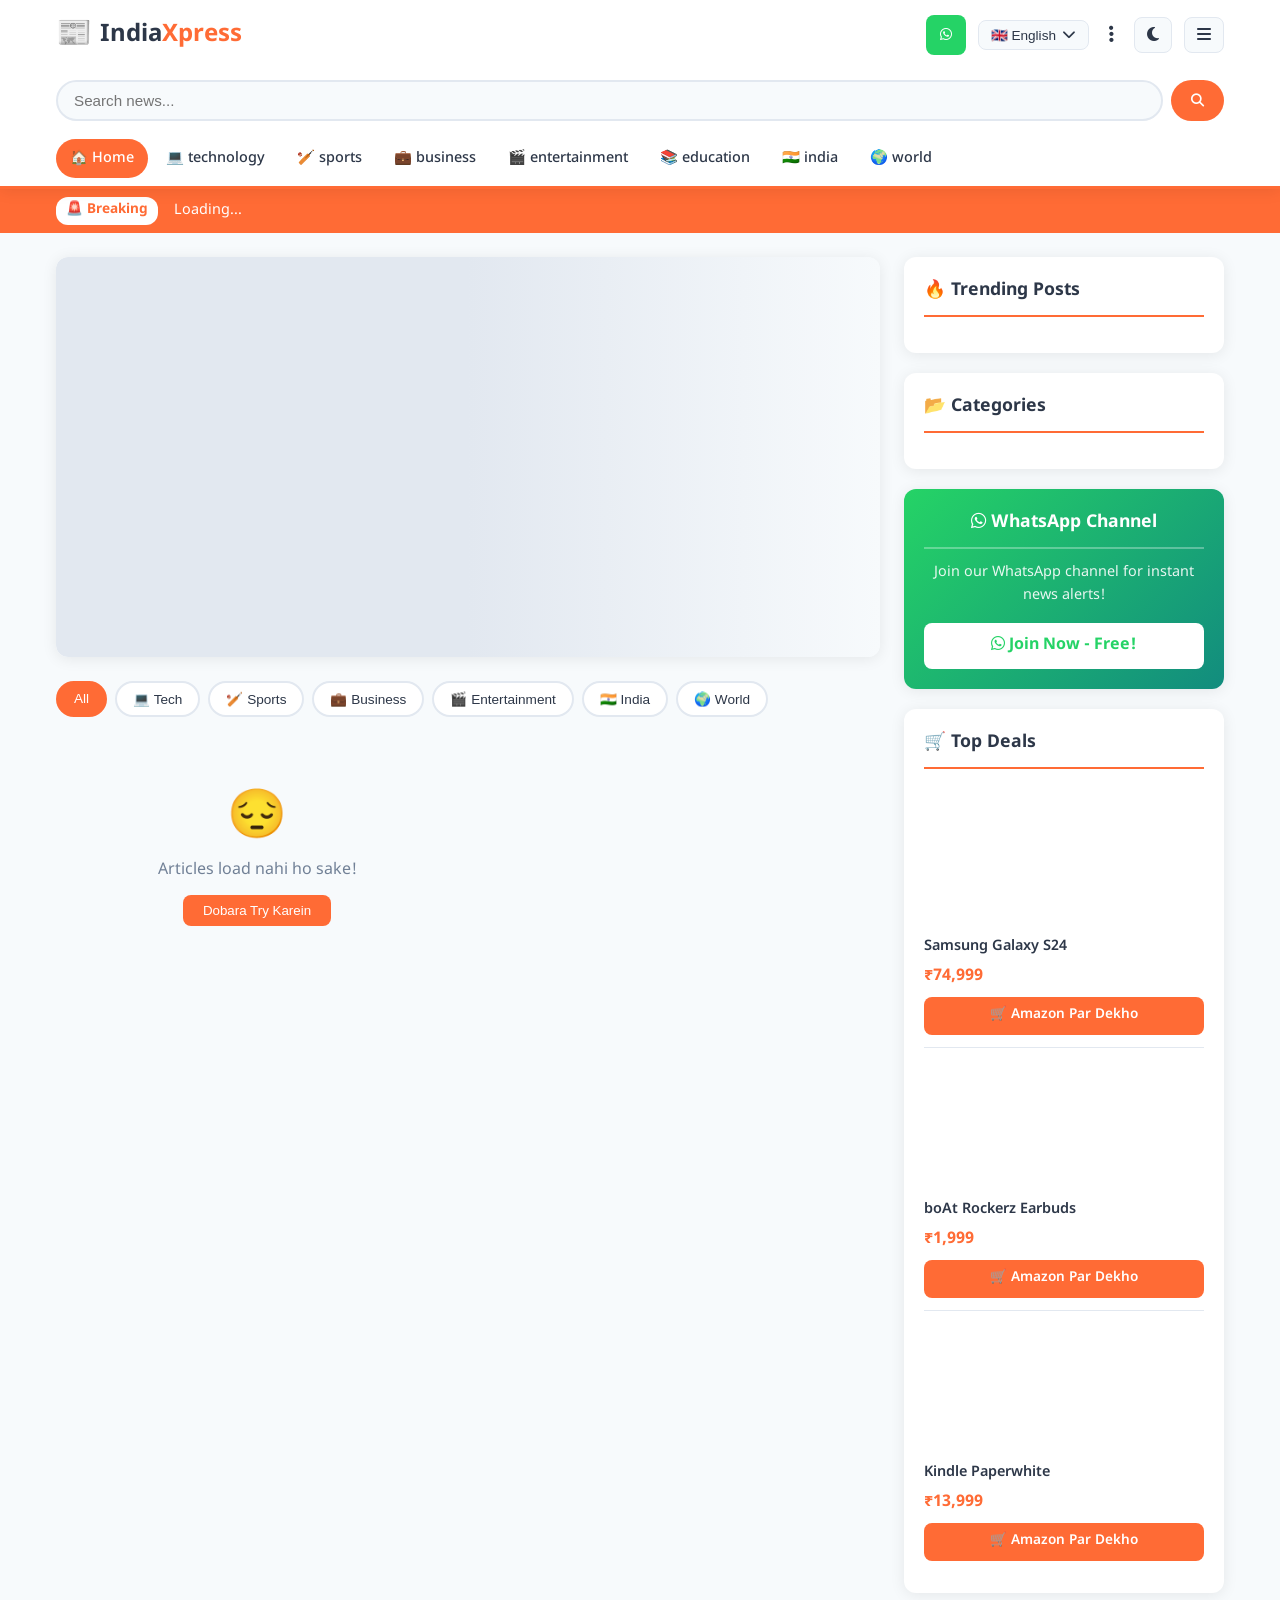
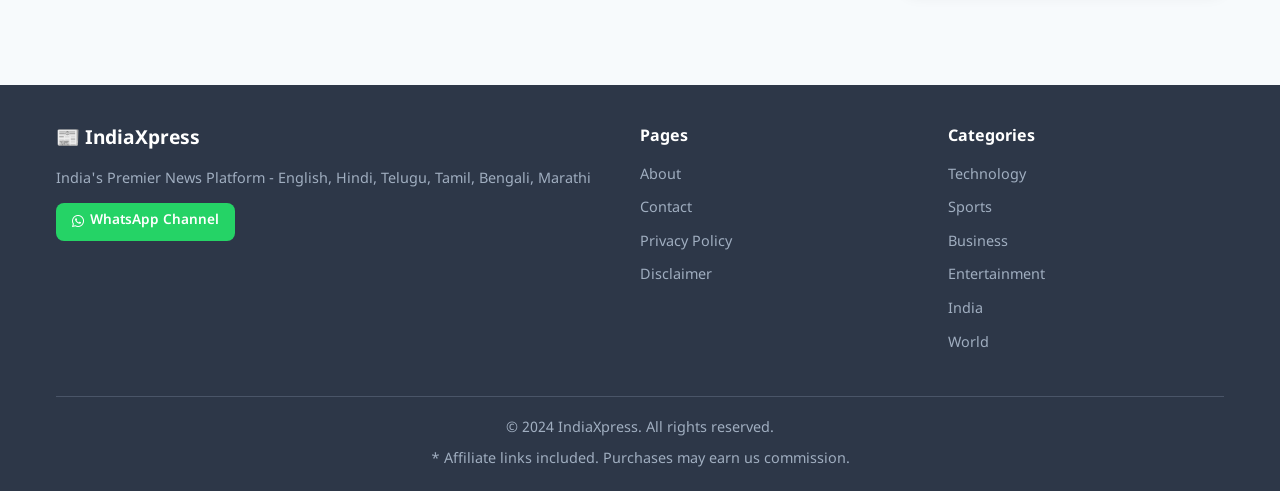
<file: frontend/index.html>
<!DOCTYPE html>
<html lang="en">
<head>
    <meta charset="UTF-8">
    <meta name="viewport" content="width=device-width, initial-scale=1.0">
    <title>IndiaXpress - India's Premier News Platform</title>
    <meta name="google-site-verification" content="EYJZ2W7JCH13tJBwxwck45QngEVJQ4zf8DkeiphyWsE" />
    
    <!-- Google Analytics -->
    <script async src="https://www.googletagmanager.com/gtag/js?id=G-Z5SMMR0WWL"></script>
    <script>
      window.dataLayer = window.dataLayer || [];
      function gtag(){dataLayer.push(arguments);}
      gtag('js', new Date());
      gtag('config', 'G-Z5SMMR0WWL');
    </script>

    <meta name="description" content="Latest News in English, Hindi, Telugu, Tamil, Bengali, Marathi">
    <link rel="stylesheet" href="css/style.css">
    <link rel="preconnect" href="https://fonts.googleapis.com">
    <link href="https://fonts.googleapis.com/css2?family=Noto+Sans:wght@400;500;600;700&family=Noto+Sans+Devanagari:wght@400;600;700&family=Noto+Sans+Telugu:wght@400;600;700&family=Noto+Sans+Tamil:wght@400;600;700&family=Noto+Sans+Bengali:wght@400;600;700&display=swap" rel="stylesheet">
    <link rel="stylesheet" href="https://cdnjs.cloudflare.com/ajax/libs/font-awesome/6.5.0/css/all.min.css">
    <style>
    /* Language Selector */
    .lang-selector {
        position: relative;
        display: inline-block;
    }
    .lang-btn {
        background: var(--bg);
        border: 1px solid var(--border);
        border-radius: 8px;
        padding: 6px 12px;
        cursor: pointer;
        font-size: 0.85rem;
        color: var(--text);
        display: flex;
        align-items: center;
        gap: 6px;
        transition: all 0.3s;
    }
    .lang-btn:hover {
        border-color: var(--primary);
        color: var(--primary);
    }
    .lang-dropdown {
        display: none;
        position: absolute;
        top: 110%;
        right: 0;
        background: var(--bg-card);
        border: 1px solid var(--border);
        border-radius: 12px;
        box-shadow: 0 8px 24px rgba(0,0,0,0.12);
        z-index: 999;
        min-width: 160px;
        overflow: hidden;
    }
    .lang-dropdown.show { display: block; }
    .lang-option {
        padding: 10px 16px;
        cursor: pointer;
        display: flex;
        align-items: center;
        gap: 8px;
        font-size: 0.9rem;
        transition: all 0.2s;
    }
    .lang-option:hover { background: var(--bg); }
    .lang-option.active {
        color: var(--primary);
        font-weight: 600;
        background: rgba(255,107,53,0.08);
    }
    .lang-option small {
        color: var(--text-light);
        font-size: 0.75rem;
        margin-left: auto;
    }
    .whatsapp-btn {
        display: flex;
        align-items: center;
        gap: 6px;
        background: #25d366;
        color: white;
        padding: 6px 12px;
        border-radius: 8px;
        font-size: 0.85rem;
        font-weight: 600;
        text-decoration: none;
        transition: all 0.3s;
    }
    .whatsapp-btn:hover { background: #128c7e; }
    
    /* Settings Menu (3 dots) */
    .settings-container {
        position: relative;
        display: inline-block;
    }
    .settings-btn {
        background: none;
        border: none;
        font-size: 1.2rem;
        cursor: pointer;
        color: var(--text);
        padding: 8px;
        border-radius: 8px;
        transition: all 0.3s;
        display: flex;
        align-items: center;
    }
    .settings-btn:hover {
        background: var(--bg-hover);
        color: var(--primary);
    }
    .settings-menu {
        display: none;
        position: absolute;
        right: 0;
        top: 100%;
        background: var(--bg-card);
        border-radius: 12px;
        box-shadow: 0 8px 24px rgba(0,0,0,0.12);
        min-width: 200px;
        z-index: 1000;
        margin-top: 8px;
        overflow: hidden;
        border: 1px solid var(--border);
    }
    .settings-menu.show {
        display: block;
    }
    .settings-title {
        padding: 12px 16px;
        font-weight: 600;
        border-bottom: 1px solid var(--border);
        color: var(--text);
    }
    .settings-option {
        padding: 12px 16px;
        border-bottom: 1px solid var(--border);
    }
    .settings-option:last-child {
        border-bottom: none;
    }
    .settings-option label {
        display: block;
        font-size: 0.85rem;
        margin-bottom: 8px;
        font-weight: 500;
        color: var(--text-light);
    }
    </style>
</head>
<body>

<!-- Header -->
<header class="header" id="header">
    <div class="container">
        <div class="header-top">
            <div class="logo">
                <a href="index.html">
                    <span class="logo-icon">📰</span>
                    <span class="logo-text">India<span>Xpress</span></span>
                </a>
            </div>
            
            <div class="header-actions">
                <!-- WhatsApp -->
                <a href="https://www.whatsapp.com/channel/0029VbCy92nBadmau8nw0v3j"
                   target="_blank"
                   class="whatsapp-btn"
                   title="Join WhatsApp">
                    <i class="fab fa-whatsapp"></i>
                </a>
                
                <!-- Language Selector -->
                <div class="lang-selector" id="siteLangSelector"></div>
                
                <!-- Settings (3 dots) -->
                <div class="settings-container">
                    <button class="settings-btn" id="settingsBtn" title="Settings">
                        <i class="fas fa-ellipsis-v"></i>
                    </button>
                    <div class="settings-menu" id="settingsMenu">
                        <div class="settings-title">⚙️ Settings</div>
                        <div class="settings-option">
                            <label>🌐 Site Language</label>
                            <div id="settingsLangDropdown"></div>
                        </div>
                    </div>
                </div>
                
                <!-- Theme Toggle -->
                <button class="theme-toggle" id="themeToggle" title="Dark/Light Mode">
                    <i class="fas fa-moon"></i>
                </button>
                
                <!-- Menu Toggle -->
                <button class="menu-toggle" id="menuToggle">
                    <i class="fas fa-bars"></i>
                </button>
            </div>
        </div>

        <!-- Search Bar -->
        <div class="search-bar">
            <input type="text" 
                   id="searchInput" 
                   placeholder="Search news..."
                   data-i18n="search_placeholder">
            <button onclick="searchNews()" title="Search">
                <i class="fas fa-search"></i>
            </button>
        </div>

        <!-- Navigation -->
        <nav class="navbar" id="navbar">
            <ul>
                <li><a href="index.html" class="active">🏠 <span data-i18n="home">Home</span></a></li>
                <li><a href="category.html?cat=technology">💻 <span data-i18n="technology">Technology</span></a></li>
                <li><a href="category.html?cat=sports">🏏 <span data-i18n="sports">Sports</span></a></li>
                <li><a href="category.html?cat=business">💼 <span data-i18n="business">Business</span></a></li>
                <li><a href="category.html?cat=entertainment">🎬 <span data-i18n="entertainment">Entertainment</span></a></li>
                <li><a href="category.html?cat=education">📚 <span data-i18n="education">Education</span></a></li>
                <li><a href="category.html?cat=india">🇮🇳 <span data-i18n="india">India</span></a></li>
                <li><a href="category.html?cat=world">🌍 <span data-i18n="world">World</span></a></li>
            </ul>
        </nav>
    </div>
</header>

<!-- Breaking News -->
<div class="breaking-news">
    <div class="container">
        <span class="breaking-label">
            🚨 <span data-i18n="breaking">Breaking</span>
        </span>
        <div class="ticker-wrap">
            <div class="ticker" id="newsTicker">Loading...</div>
        </div>
    </div>
</div>

<!-- Main Content -->
<main class="main-content">
    <div class="container">
        <div class="content-grid">
            <div class="articles-section">
                <div class="featured-article" id="featuredArticle">
                    <div class="skeleton-loader"></div>
                </div>
                <div class="category-filter">
                    <button class="filter-btn active" onclick="filterByCategory('all', this)">All</button>
                    <button class="filter-btn" onclick="filterByCategory('technology', this)">💻 Tech</button>
                    <button class="filter-btn" onclick="filterByCategory('sports', this)">🏏 Sports</button>
                    <button class="filter-btn" onclick="filterByCategory('business', this)">💼 Business</button>
                    <button class="filter-btn" onclick="filterByCategory('entertainment', this)">🎬 Entertainment</button>
                    <button class="filter-btn" onclick="filterByCategory('india', this)">🇮🇳 India</button>
                    <button class="filter-btn" onclick="filterByCategory('world', this)">🌍 World</button>
                </div>
                <div class="articles-grid" id="articlesGrid"></div>
                <div class="pagination" id="pagination"></div>
            </div>

            <aside class="sidebar">
                <div class="sidebar-widget">
                    <h3 class="widget-title">🔥 <span data-i18n="trending">Trending Posts</span></h3>
                    <div id="trendingPosts"></div>
                </div>
                <div class="sidebar-widget">
                    <h3 class="widget-title">📂 <span data-i18n="categories">Categories</span></h3>
                    <div id="categoriesList"></div>
                </div>

                <!-- WhatsApp Widget -->
                <div class="sidebar-widget" style="background:linear-gradient(135deg,#25d366,#128c7e);color:white;text-align:center">
                    <h3 style="color:white;border-bottom-color:rgba(255,255,255,0.3);margin-bottom:12px" class="widget-title">
                        <i class="fab fa-whatsapp"></i> WhatsApp Channel
                    </h3>
                    <p style="font-size:0.9rem;margin-bottom:16px;opacity:0.9">
                        Join our WhatsApp channel for instant news alerts!
                    </p>
                    <a href="https://www.whatsapp.com/channel/0029VbCy92nBadmau8nw0v3j"
                       target="_blank"
                       style="display:block;background:white;color:#25d366;padding:10px;border-radius:8px;font-weight:700;text-decoration:none">
                        <i class="fab fa-whatsapp"></i> Join Now - Free!
                    </a>
                </div>

                <div class="sidebar-widget affiliate-widget">
                    <h3 class="widget-title">🛒 <span data-i18n="top_deals">Top Deals</span></h3>
                    <div id="topDeals"></div>
                </div>
            </aside>
        </div>
    </div>
</main>

<!-- Footer -->
<footer class="footer">
    <div class="container">
        <div class="footer-grid">
            <div class="footer-about">
                <h3>📰 IndiaXpress</h3>
                <p>India's Premier News Platform - English, Hindi, Telugu, Tamil, Bengali, Marathi</p>
                <a href="https://www.whatsapp.com/channel/0029VbCy92nBadmau8nw0v3j"
                   target="_blank"
                   style="display:inline-flex;align-items:center;gap:6px;background:#25d366;color:white;padding:8px 16px;border-radius:8px;margin-top:12px;font-weight:600;font-size:0.85rem">
                    <i class="fab fa-whatsapp"></i> WhatsApp Channel
                </a>
            </div>
            <div class="footer-links">
                <h4>Pages</h4>
                <ul>
                    <li><a href="about.html" data-i18n="about">About Us</a></li>
                    <li><a href="contact.html" data-i18n="contact">Contact</a></li>
                    <li><a href="privacy.html" data-i18n="privacy">Privacy Policy</a></li>
                    <li><a href="disclaimer.html" data-i18n="disclaimer">Disclaimer</a></li>
                </ul>
            </div>
            <div class="footer-categories">
                <h4>Categories</h4>
                <ul>
                    <li><a href="category.html?cat=technology">Technology</a></li>
                    <li><a href="category.html?cat=sports">Sports</a></li>
                    <li><a href="category.html?cat=business">Business</a></li>
                    <li><a href="category.html?cat=entertainment">Entertainment</a></li>
                    <li><a href="category.html?cat=india">India</a></li>
                    <li><a href="category.html?cat=world">World</a></li>
                </ul>
            </div>
        </div>
        <div class="footer-bottom">
            <p>© 2024 IndiaXpress. All rights reserved.</p>
            <p class="affiliate-disclaimer">
                * Affiliate links included. Purchases may earn us commission.
            </p>
        </div>
    </div>
</footer>

<script src="js/config.js"></script>
<script src="js/main.js"></script>
<script>
// Init language selector for header
document.addEventListener('DOMContentLoaded', () => {
    const siteLangEl = document.getElementById('siteLangSelector');
    if (siteLangEl && typeof createLanguageSelector === 'function') {
        siteLangEl.innerHTML = createLanguageSelector('site');
    }
    
    // Settings Menu Toggle
    const settingsBtn = document.getElementById('settingsBtn');
    const settingsMenu = document.getElementById('settingsMenu');
    if (settingsBtn && settingsMenu) {
        settingsBtn.addEventListener('click', (e) => {
            e.stopPropagation();
            settingsMenu.classList.toggle('show');
        });
        document.addEventListener('click', (e) => {
            if (!settingsBtn.contains(e.target) && !settingsMenu.contains(e.target)) {
                settingsMenu.classList.remove('show');
            }
        });
    }
    
    // Settings Language Dropdown (reuse same language selector)
    const settingsLangDropdown = document.getElementById('settingsLangDropdown');
    if (settingsLangDropdown && typeof createLanguageSelector === 'function') {
        settingsLangDropdown.innerHTML = createLanguageSelector('site');
    }
});
</script>
</body>
</html>
</file>
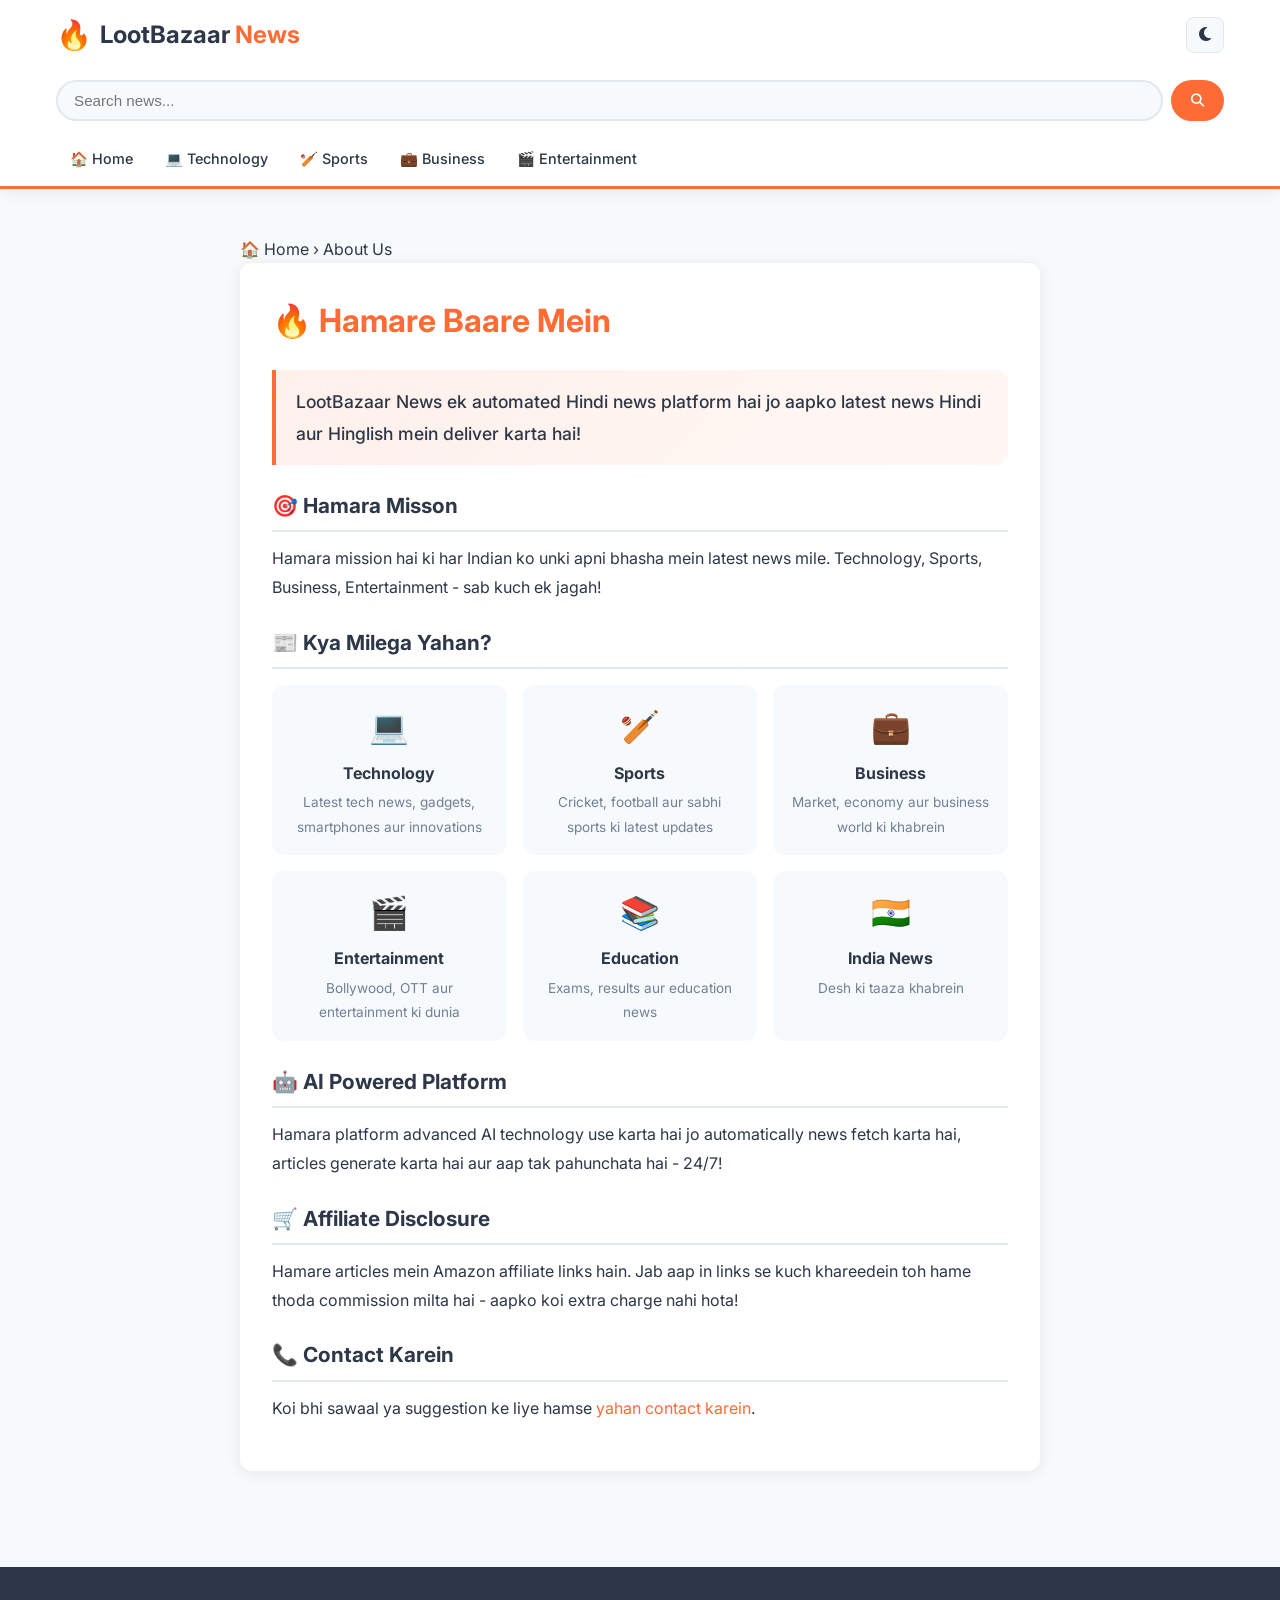
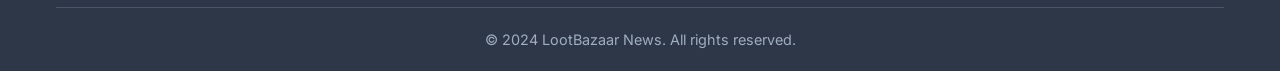
<file: frontend/about.html>
<!DOCTYPE html>
<html lang="hi">
<head>
    <meta charset="UTF-8">
    <meta name="viewport" content="width=device-width, initial-scale=1.0">
    <title>About Us - LootBazaar News</title>
    <link rel="stylesheet" href="css/style.css">
    <link href="https://fonts.googleapis.com/css2?family=Noto+Sans+Devanagari:wght@400;600;700&family=Inter:wght@400;500;600;700&display=swap" rel="stylesheet">
    <link rel="stylesheet" href="https://cdnjs.cloudflare.com/ajax/libs/font-awesome/6.5.0/css/all.min.css">
</head>
<body>
<header class="header">
    <div class="container">
        <div class="header-top">
            <div class="logo">
                <a href="index.html">
                    <span class="logo-icon">🔥</span>
                    <span class="logo-text">LootBazaar <span>News</span></span>
                </a>
            </div>
            <div class="header-actions">
                <button class="theme-toggle" id="themeToggle">
                    <i class="fas fa-moon"></i>
                </button>
            </div>
        </div>
        <div class="search-bar">
            <input type="text" id="searchInput" placeholder="News search karein...">
            <button onclick="searchNews()"><i class="fas fa-search"></i></button>
        </div>
        <nav class="navbar" id="navbar">
            <ul>
                <li><a href="index.html">🏠 Home</a></li>
                <li><a href="category.html?cat=technology">💻 Technology</a></li>
                <li><a href="category.html?cat=sports">🏏 Sports</a></li>
                <li><a href="category.html?cat=business">💼 Business</a></li>
                <li><a href="category.html?cat=entertainment">🎬 Entertainment</a></li>
            </ul>
        </nav>
    </div>
</header>

<main class="main-content">
    <div class="container">
        <div class="static-page">
            <div class="breadcrumb">
                <a href="index.html">🏠 Home</a>
                <span>›</span>
                <span>About Us</span>
            </div>

            <div class="static-content">
                <h1>🔥 Hamare Baare Mein</h1>

                <div class="about-hero">
                    <p class="lead">
                        LootBazaar News ek automated Hindi news platform hai 
                        jo aapko latest news Hindi aur Hinglish mein deliver 
                        karta hai!
                    </p>
                </div>

                <h2>🎯 Hamara Misson</h2>
                <p>
                    Hamara mission hai ki har Indian ko unki apni bhasha mein 
                    latest news mile. Technology, Sports, Business, 
                    Entertainment - sab kuch ek jagah!
                </p>

                <h2>📰 Kya Milega Yahan?</h2>
                <div class="features-grid">
                    <div class="feature-card">
                        <span>💻</span>
                        <h3>Technology</h3>
                        <p>Latest tech news, gadgets, smartphones aur innovations</p>
                    </div>
                    <div class="feature-card">
                        <span>🏏</span>
                        <h3>Sports</h3>
                        <p>Cricket, football aur sabhi sports ki latest updates</p>
                    </div>
                    <div class="feature-card">
                        <span>💼</span>
                        <h3>Business</h3>
                        <p>Market, economy aur business world ki khabrein</p>
                    </div>
                    <div class="feature-card">
                        <span>🎬</span>
                        <h3>Entertainment</h3>
                        <p>Bollywood, OTT aur entertainment ki dunia</p>
                    </div>
                    <div class="feature-card">
                        <span>📚</span>
                        <h3>Education</h3>
                        <p>Exams, results aur education news</p>
                    </div>
                    <div class="feature-card">
                        <span>🇮🇳</span>
                        <h3>India News</h3>
                        <p>Desh ki taaza khabrein</p>
                    </div>
                </div>

                <h2>🤖 AI Powered Platform</h2>
                <p>
                    Hamara platform advanced AI technology use karta hai 
                    jo automatically news fetch karta hai, articles generate 
                    karta hai aur aap tak pahunchata hai - 24/7!
                </p>

                <h2>🛒 Affiliate Disclosure</h2>
                <p>
                    Hamare articles mein Amazon affiliate links hain. 
                    Jab aap in links se kuch khareedein toh hame thoda 
                    commission milta hai - aapko koi extra charge nahi hota!
                </p>

                <h2>📞 Contact Karein</h2>
                <p>
                    Koi bhi sawaal ya suggestion ke liye hamse 
                    <a href="contact.html">yahan contact karein</a>.
                </p>
            </div>
        </div>
    </div>
</main>

<footer class="footer">
    <div class="container">
        <div class="footer-bottom">
            <p>© 2024 LootBazaar News. All rights reserved.</p>
        </div>
    </div>
</footer>

<style>
.static-page { max-width: 800px; margin: 0 auto; padding: 24px 0; }
.static-content { background: var(--bg-card); border-radius: 12px; padding: 32px; box-shadow: var(--shadow); }
.static-content h1 { font-size: 2rem; margin-bottom: 24px; color: var(--primary); }
.static-content h2 { font-size: 1.3rem; margin: 24px 0 12px; color: var(--text); border-bottom: 2px solid var(--border); padding-bottom: 8px; }
.static-content p { margin-bottom: 16px; line-height: 1.8; }
.static-content a { color: var(--primary); }
.lead { font-size: 1.1rem; font-weight: 500; background: linear-gradient(135deg, rgba(255,107,53,0.1), rgba(255,107,53,0.05)); border-left: 4px solid var(--primary); padding: 16px 20px; border-radius: 0 12px 12px 0; margin-bottom: 24px; }
.features-grid { display: grid; grid-template-columns: repeat(3, 1fr); gap: 16px; margin: 16px 0; }
.feature-card { background: var(--bg); border-radius: 12px; padding: 16px; text-align: center; }
.feature-card span { font-size: 2rem; }
.feature-card h3 { margin: 8px 0 4px; font-size: 1rem; }
.feature-card p { font-size: 0.85rem; color: var(--text-light); margin: 0; }
@media(max-width:768px) { .features-grid { grid-template-columns: repeat(2,1fr); } }
</style>

<script src="js/config.js"></script>
<script>
function searchNews() {
    const q = document.getElementById('searchInput')?.value?.trim();
    if (q) window.location.href = `search.html?q=${encodeURIComponent(q)}`;
}
document.addEventListener('DOMContentLoaded', () => { initTheme(); initMenu(); });
</script>
</body>
</html>
</file>
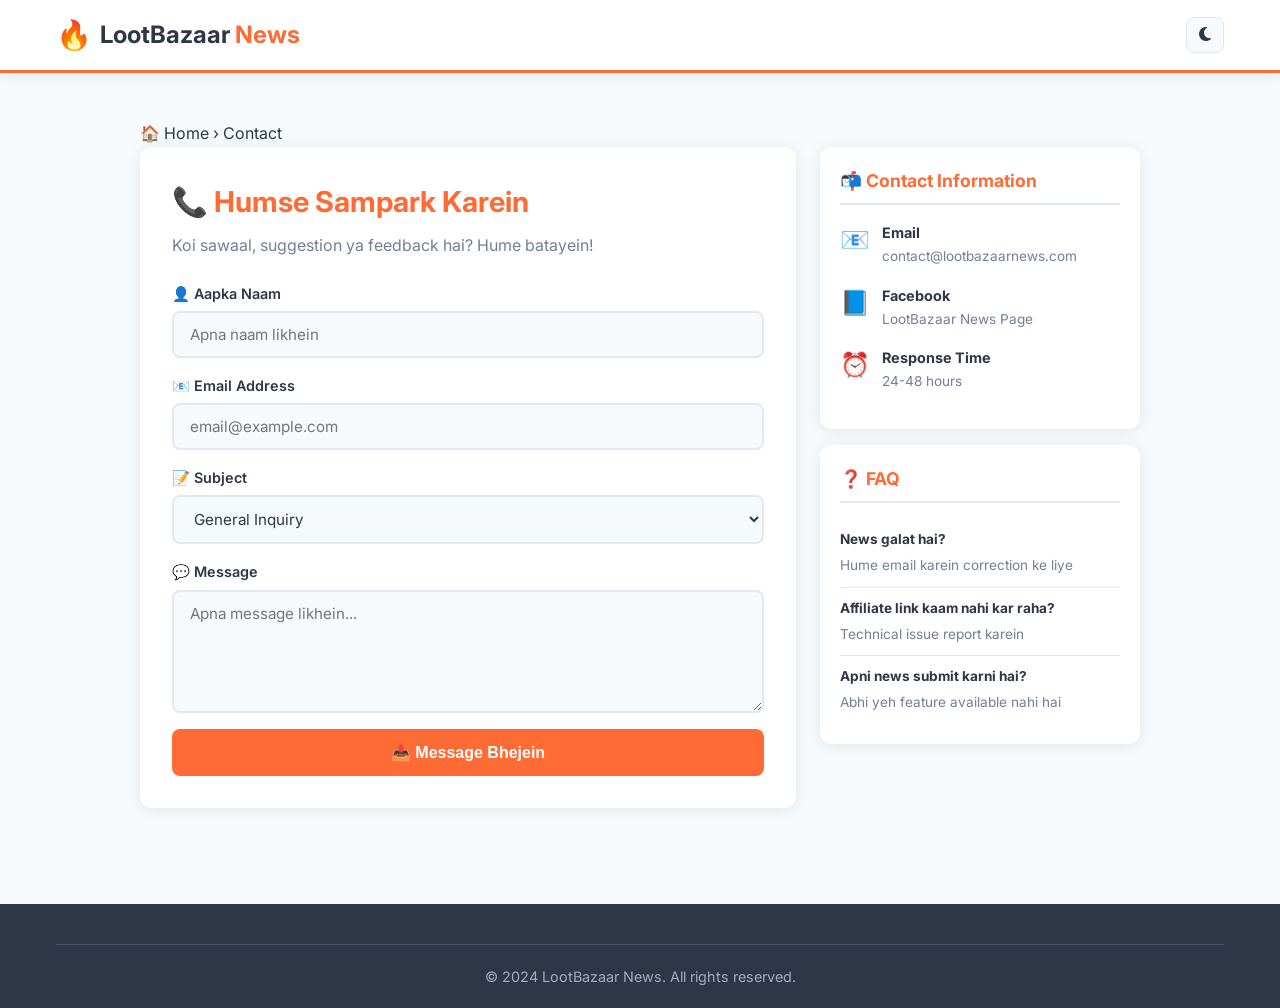
<file: frontend/contact.html>
<!DOCTYPE html>
<html lang="hi">
<head>
    <meta charset="UTF-8">
    <meta name="viewport" content="width=device-width, initial-scale=1.0">
    <title>Contact - LootBazaar News</title>
    <link rel="stylesheet" href="css/style.css">
    <link href="https://fonts.googleapis.com/css2?family=Noto+Sans+Devanagari:wght@400;600;700&family=Inter:wght@400;500;600;700&display=swap" rel="stylesheet">
    <link rel="stylesheet" href="https://cdnjs.cloudflare.com/ajax/libs/font-awesome/6.5.0/css/all.min.css">
</head>
<body>

<header class="header">
    <div class="container">
        <div class="header-top">
            <div class="logo">
                <a href="index.html">
                    <span class="logo-icon">🔥</span>
                    <span class="logo-text">LootBazaar <span>News</span></span>
                </a>
            </div>
            <div class="header-actions">
                <button class="theme-toggle" id="themeToggle">
                    <i class="fas fa-moon"></i>
                </button>
            </div>
        </div>
    </div>
</header>

<main class="main-content">
    <div class="container">
        <div class="static-page">
            <div class="breadcrumb">
                <a href="index.html">🏠 Home</a>
                <span>›</span>
                <span>Contact</span>
            </div>

            <div class="contact-grid">

                <!-- Contact Form -->
                <div class="static-content">
                    <h1>📞 Humse Sampark Karein</h1>
                    <p>
                        Koi sawaal, suggestion ya feedback hai? 
                        Hume batayein!
                    </p>

                    <div class="contact-form">
                        <div class="form-group">
                            <label>👤 Aapka Naam</label>
                            <input type="text" 
                                   id="contactName"
                                   placeholder="Apna naam likhein">
                        </div>
                        <div class="form-group">
                            <label>📧 Email Address</label>
                            <input type="email" 
                                   id="contactEmail"
                                   placeholder="email@example.com">
                        </div>
                        <div class="form-group">
                            <label>📝 Subject</label>
                            <select id="contactSubject">
                                <option>General Inquiry</option>
                                <option>News Correction</option>
                                <option>Affiliate Issue</option>
                                <option>Technical Problem</option>
                                <option>Other</option>
                            </select>
                        </div>
                        <div class="form-group">
                            <label>💬 Message</label>
                            <textarea id="contactMessage"
                                      placeholder="Apna message likhein..."
                                      rows="5"></textarea>
                        </div>
                        <button class="submit-btn" onclick="submitForm()">
                            📤 Message Bhejein
                        </button>
                    </div>
                </div>

                <!-- Contact Info -->
                <div class="contact-info">
                    <div class="info-card">
                        <h3>📬 Contact Information</h3>
                        <div class="info-item">
                            <span class="info-icon">📧</span>
                            <div>
                                <strong>Email</strong>
                                <p>contact@lootbazaarnews.com</p>
                            </div>
                        </div>
                        <div class="info-item">
                            <span class="info-icon">📘</span>
                            <div>
                                <strong>Facebook</strong>
                                <p>LootBazaar News Page</p>
                            </div>
                        </div>
                        <div class="info-item">
                            <span class="info-icon">⏰</span>
                            <div>
                                <strong>Response Time</strong>
                                <p>24-48 hours</p>
                            </div>
                        </div>
                    </div>

                    <div class="info-card">
                        <h3>❓ FAQ</h3>
                        <div class="faq-mini">
                            <p><strong>News galat hai?</strong></p>
                            <p>Hume email karein correction ke liye</p>
                        </div>
                        <div class="faq-mini">
                            <p><strong>Affiliate link kaam nahi kar raha?</strong></p>
                            <p>Technical issue report karein</p>
                        </div>
                        <div class="faq-mini">
                            <p><strong>Apni news submit karni hai?</strong></p>
                            <p>Abhi yeh feature available nahi hai</p>
                        </div>
                    </div>
                </div>
            </div>
        </div>
    </div>
</main>

<footer class="footer">
    <div class="container">
        <div class="footer-bottom">
            <p>© 2024 LootBazaar News. All rights reserved.</p>
        </div>
    </div>
</footer>

<style>
.static-page { max-width: 1000px; margin: 0 auto; padding: 24px 0; }
.contact-grid { display: grid; grid-template-columns: 1fr 320px; gap: 24px; }
.static-content { background: var(--bg-card); border-radius: 12px; padding: 32px; box-shadow: var(--shadow); }
.static-content h1 { font-size: 1.8rem; margin-bottom: 8px; color: var(--primary); }
.static-content p { color: var(--text-light); margin-bottom: 24px; }
.contact-form { display: flex; flex-direction: column; gap: 16px; }
.form-group { display: flex; flex-direction: column; gap: 6px; }
.form-group label { font-weight: 600; font-size: 0.9rem; }
.form-group input,
.form-group select,
.form-group textarea {
    padding: 12px 16px;
    border: 2px solid var(--border);
    border-radius: 8px;
    background: var(--bg);
    color: var(--text);
    font-size: 0.95rem;
    outline: none;
    transition: all 0.3s;
    font-family: inherit;
}
.form-group input:focus,
.form-group select:focus,
.form-group textarea:focus { border-color: var(--primary); }
.form-group textarea { resize: vertical; }
.submit-btn {
    background: var(--primary);
    color: white;
    border: none;
    border-radius: 8px;
    padding: 14px;
    font-size: 1rem;
    font-weight: 600;
    cursor: pointer;
    transition: all 0.3s;
}
.submit-btn:hover { background: var(--primary-dark); }
.contact-info { display: flex; flex-direction: column; gap: 16px; }
.info-card { background: var(--bg-card); border-radius: 12px; padding: 20px; box-shadow: var(--shadow); }
.info-card h3 { font-size: 1.1rem; margin-bottom: 16px; color: var(--primary); border-bottom: 2px solid var(--border); padding-bottom: 8px; }
.info-item { display: flex; gap: 12px; margin-bottom: 16px; }
.info-icon { font-size: 1.5rem; }
.info-item strong { display: block; font-size: 0.9rem; margin-bottom: 2px; }
.info-item p { font-size: 0.85rem; color: var(--text-light); margin: 0; }
.faq-mini { padding: 10px 0; border-bottom: 1px solid var(--border); }
.faq-mini:last-child { border: none; }
.faq-mini p { margin: 0; font-size: 0.85rem; }
.faq-mini p:last-child { color: var(--text-light); margin-top: 4px; }
@media(max-width:768px) { .contact-grid { grid-template-columns: 1fr; } }
</style>

<script src="js/config.js"></script>
<script>
function submitForm() {
    const name = document.getElementById('contactName').value.trim();
    const email = document.getElementById('contactEmail').value.trim();
    const message = document.getElementById('contactMessage').value.trim();

    if (!name || !email || !message) {
        showToast('Sabhi fields fill karein!', 'error');
        return;
    }

    if (!email.includes('@')) {
        showToast('Valid email likhein!', 'error');
        return;
    }

    // Show success
    showToast('Message send ho gaya! 24 hours mein reply milega.', 'success');

    // Clear form
    document.getElementById('contactName').value = '';
    document.getElementById('contactEmail').value = '';
    document.getElementById('contactMessage').value = '';
}

function searchNews() {
    const q = document.getElementById('searchInput')?.value?.trim();
    if (q) window.location.href = `search.html?q=${encodeURIComponent(q)}`;
}

document.addEventListener('DOMContentLoaded', () => {
    initTheme();
    initMenu();
});
</script>
</body>
</html>
</file>
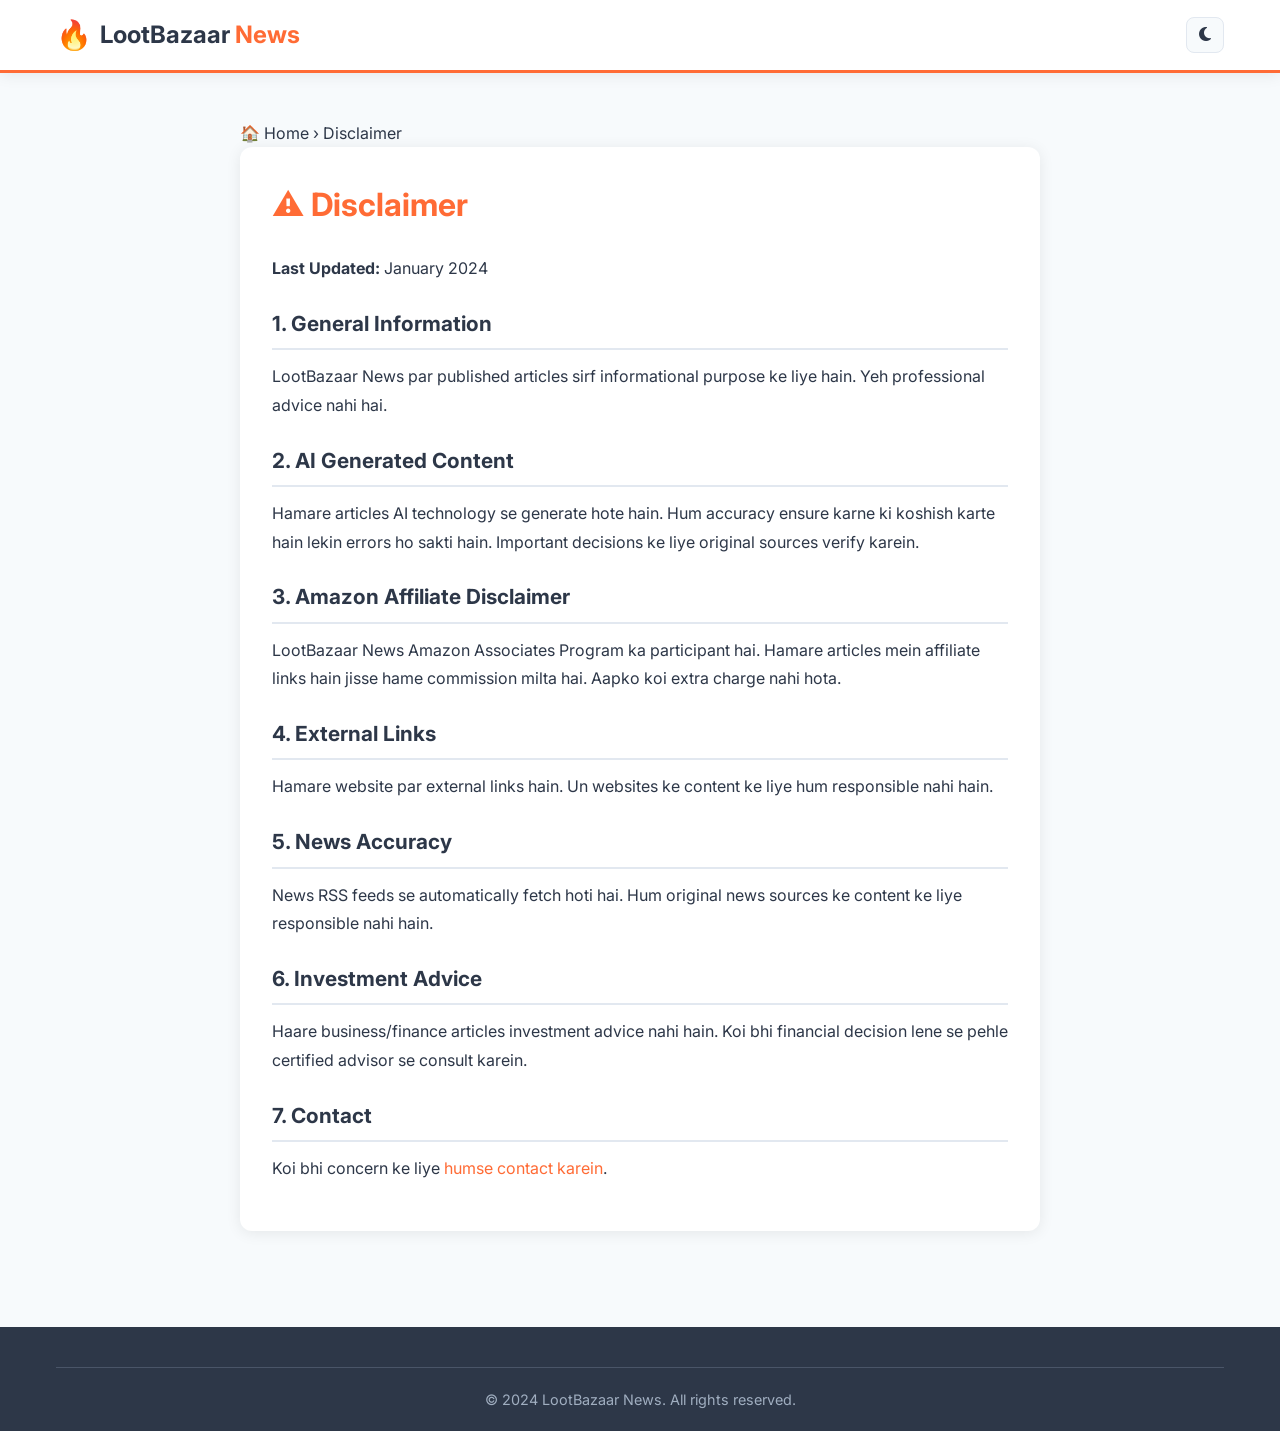
<file: frontend/disclaimer.html>
<!DOCTYPE html>
<html lang="hi">
<head>
    <meta charset="UTF-8">
    <meta name="viewport" content="width=device-width, initial-scale=1.0">
    <title>Disclaimer - LootBazaar News</title>
    <link rel="stylesheet" href="css/style.css">
    <link href="https://fonts.googleapis.com/css2?family=Inter:wght@400;500;600;700&display=swap" rel="stylesheet">
    <link rel="stylesheet" href="https://cdnjs.cloudflare.com/ajax/libs/font-awesome/6.5.0/css/all.min.css">
</head>
<body>
<header class="header">
    <div class="container">
        <div class="header-top">
            <div class="logo">
                <a href="index.html">
                    <span class="logo-icon">🔥</span>
                    <span class="logo-text">LootBazaar <span>News</span></span>
                </a>
            </div>
            <div class="header-actions">
                <button class="theme-toggle" id="themeToggle">
                    <i class="fas fa-moon"></i>
                </button>
            </div>
        </div>
    </div>
</header>

<main class="main-content">
    <div class="container">
        <div class="static-page">
            <div class="breadcrumb">
                <a href="index.html">🏠 Home</a>
                <span>›</span>
                <span>Disclaimer</span>
            </div>
            <div class="static-content">
                <h1>⚠️ Disclaimer</h1>
                <p><strong>Last Updated:</strong> January 2024</p>

                <h2>1. General Information</h2>
                <p>
                    LootBazaar News par published articles 
                    sirf informational purpose ke liye hain. 
                    Yeh professional advice nahi hai.
                </p>

                <h2>2. AI Generated Content</h2>
                <p>
                    Hamare articles AI technology se generate hote hain. 
                    Hum accuracy ensure karne ki koshish karte hain 
                    lekin errors ho sakti hain. 
                    Important decisions ke liye original sources verify karein.
                </p>

                <h2>3. Amazon Affiliate Disclaimer</h2>
                <p>
                    LootBazaar News Amazon Associates Program ka 
                    participant hai. Hamare articles mein affiliate links 
                    hain jisse hame commission milta hai. 
                    Aapko koi extra charge nahi hota.
                </p>

                <h2>4. External Links</h2>
                <p>
                    Hamare website par external links hain. 
                    Un websites ke content ke liye hum responsible 
                    nahi hain.
                </p>

                <h2>5. News Accuracy</h2>
                <p>
                    News RSS feeds se automatically fetch hoti hai. 
                    Hum original news sources ke content ke liye 
                    responsible nahi hain.
                </p>

                <h2>6. Investment Advice</h2>
                <p>
                    Haare business/finance articles investment advice 
                    nahi hain. Koi bhi financial decision lene se pehle 
                    certified advisor se consult karein.
                </p>

                <h2>7. Contact</h2>
                <p>
                    Koi bhi concern ke liye 
                    <a href="contact.html">humse contact karein</a>.
                </p>
            </div>
        </div>
    </div>
</main>

<footer class="footer">
    <div class="container">
        <div class="footer-bottom">
            <p>© 2024 LootBazaar News. All rights reserved.</p>
        </div>
    </div>
</footer>

<style>
.static-page { max-width: 800px; margin: 0 auto; padding: 24px 0; }
.static-content { background: var(--bg-card); border-radius: 12px; padding: 32px; box-shadow: var(--shadow); }
.static-content h1 { font-size: 2rem; margin-bottom: 24px; color: var(--primary); }
.static-content h2 { font-size: 1.3rem; margin: 24px 0 12px; border-bottom: 2px solid var(--border); padding-bottom: 8px; }
.static-content p { margin-bottom: 16px; line-height: 1.8; }
.static-content a { color: var(--primary); }
</style>

<script src="js/config.js"></script>
<script>
document.addEventListener('DOMContentLoaded', () => { initTheme(); });
</script>
</body>
</html>
</file>
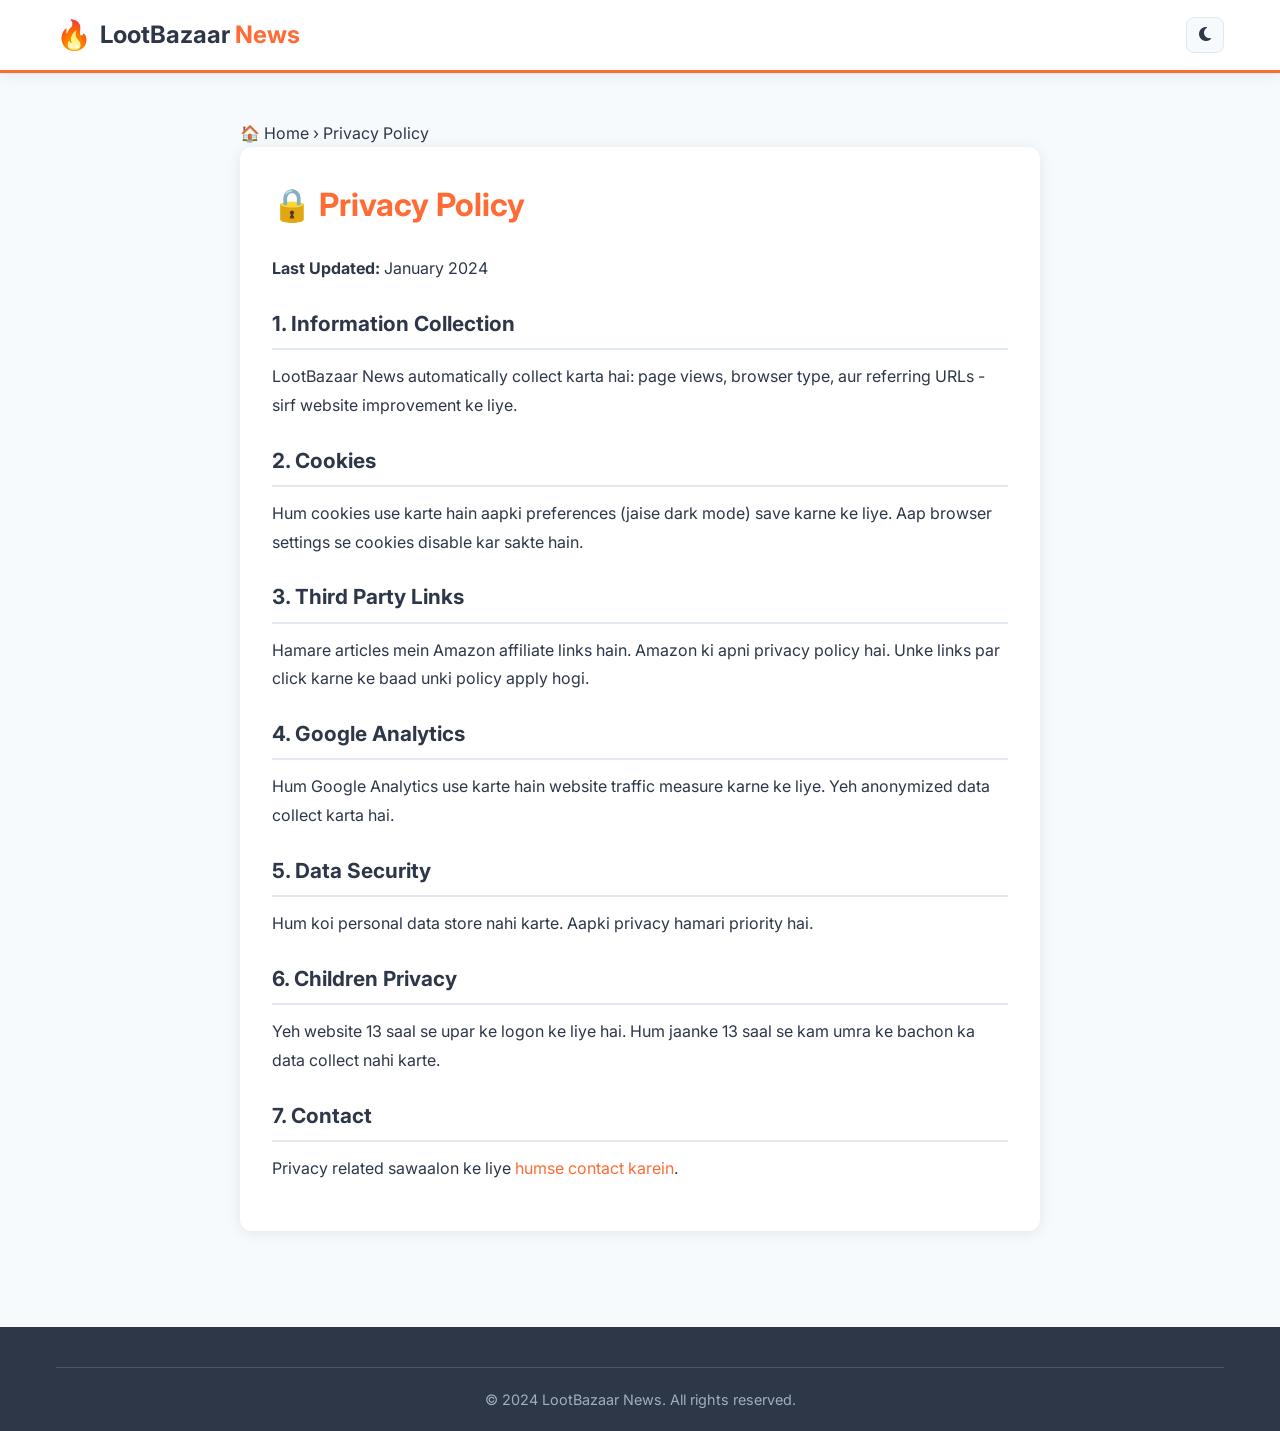
<file: frontend/privacy.html>
<!DOCTYPE html>
<html lang="hi">
<head>
    <meta charset="UTF-8">
    <meta name="viewport" content="width=device-width, initial-scale=1.0">
    <title>Privacy Policy - LootBazaar News</title>
    <link rel="stylesheet" href="css/style.css">
    <link href="https://fonts.googleapis.com/css2?family=Inter:wght@400;500;600;700&display=swap" rel="stylesheet">
    <link rel="stylesheet" href="https://cdnjs.cloudflare.com/ajax/libs/font-awesome/6.5.0/css/all.min.css">
</head>
<body>
<header class="header">
    <div class="container">
        <div class="header-top">
            <div class="logo">
                <a href="index.html">
                    <span class="logo-icon">🔥</span>
                    <span class="logo-text">LootBazaar <span>News</span></span>
                </a>
            </div>
            <div class="header-actions">
                <button class="theme-toggle" id="themeToggle">
                    <i class="fas fa-moon"></i>
                </button>
            </div>
        </div>
    </div>
</header>

<main class="main-content">
    <div class="container">
        <div class="static-page">
            <div class="breadcrumb">
                <a href="index.html">🏠 Home</a>
                <span>›</span>
                <span>Privacy Policy</span>
            </div>
            <div class="static-content">
                <h1>🔒 Privacy Policy</h1>
                <p><strong>Last Updated:</strong> January 2024</p>

                <h2>1. Information Collection</h2>
                <p>
                    LootBazaar News automatically collect karta hai:
                    page views, browser type, aur referring URLs - 
                    sirf website improvement ke liye.
                </p>

                <h2>2. Cookies</h2>
                <p>
                    Hum cookies use karte hain aapki preferences 
                    (jaise dark mode) save karne ke liye. 
                    Aap browser settings se cookies disable kar sakte hain.
                </p>

                <h2>3. Third Party Links</h2>
                <p>
                    Hamare articles mein Amazon affiliate links hain. 
                    Amazon ki apni privacy policy hai. 
                    Unke links par click karne ke baad unki 
                    policy apply hogi.
                </p>

                <h2>4. Google Analytics</h2>
                <p>
                    Hum Google Analytics use karte hain website traffic 
                    measure karne ke liye. Yeh anonymized data collect 
                    karta hai.
                </p>

                <h2>5. Data Security</h2>
                <p>
                    Hum koi personal data store nahi karte. 
                    Aapki privacy hamari priority hai.
                </p>

                <h2>6. Children Privacy</h2>
                <p>
                    Yeh website 13 saal se upar ke logon ke liye hai. 
                    Hum jaanke 13 saal se kam umra ke bachon ka 
                    data collect nahi karte.
                </p>

                <h2>7. Contact</h2>
                <p>
                    Privacy related sawaalon ke liye 
                    <a href="contact.html">humse contact karein</a>.
                </p>
            </div>
        </div>
    </div>
</main>

<footer class="footer">
    <div class="container">
        <div class="footer-bottom">
            <p>© 2024 LootBazaar News. All rights reserved.</p>
        </div>
    </div>
</footer>

<style>
.static-page { max-width: 800px; margin: 0 auto; padding: 24px 0; }
.static-content { background: var(--bg-card); border-radius: 12px; padding: 32px; box-shadow: var(--shadow); }
.static-content h1 { font-size: 2rem; margin-bottom: 24px; color: var(--primary); }
.static-content h2 { font-size: 1.3rem; margin: 24px 0 12px; border-bottom: 2px solid var(--border); padding-bottom: 8px; }
.static-content p { margin-bottom: 16px; line-height: 1.8; }
.static-content a { color: var(--primary); }
</style>

<script src="js/config.js"></script>
<script>
document.addEventListener('DOMContentLoaded', () => { initTheme(); });
</script>
</body>
</html>
</file>
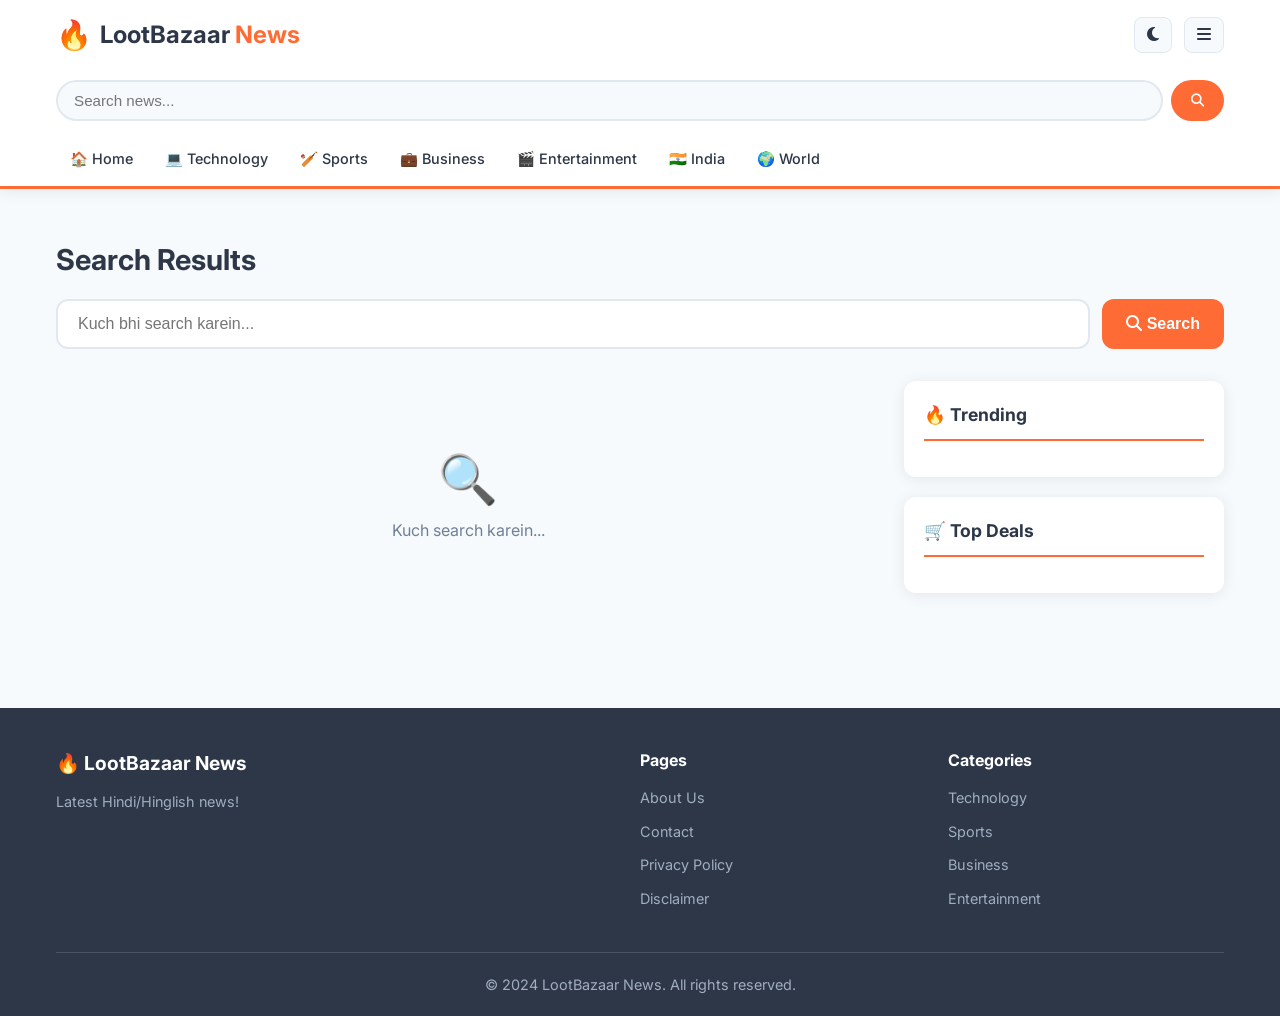
<file: frontend/search.html>
<!DOCTYPE html>
<html lang="hi">
<head>
    <meta charset="UTF-8">
    <meta name="viewport" content="width=device-width, initial-scale=1.0">
    <title>Search - LootBazaar News</title>
    <link rel="stylesheet" href="css/style.css">
    <link rel="preconnect" href="https://fonts.googleapis.com">
    <link href="https://fonts.googleapis.com/css2?family=Noto+Sans+Devanagari:wght@400;600;700&family=Inter:wght@400;500;600;700&display=swap" rel="stylesheet">
    <link rel="stylesheet" href="https://cdnjs.cloudflare.com/ajax/libs/font-awesome/6.5.0/css/all.min.css">
</head>
<body>

<!-- Header -->
<header class="header" id="header">
    <div class="container">
        <div class="header-top">
            <div class="logo">
                <a href="index.html">
                    <span class="logo-icon">🔥</span>
                    <span class="logo-text">LootBazaar <span>News</span></span>
                </a>
            </div>
            <div class="header-actions">
                <button class="theme-toggle" id="themeToggle">
                    <i class="fas fa-moon"></i>
                </button>
                <button class="menu-toggle" id="menuToggle">
                    <i class="fas fa-bars"></i>
                </button>
            </div>
        </div>
        <div class="search-bar">
            <input type="text" id="searchInput" placeholder="News search karein...">
            <button onclick="searchNews()">
                <i class="fas fa-search"></i>
            </button>
        </div>
        <nav class="navbar" id="navbar">
            <ul>
                <li><a href="index.html">🏠 Home</a></li>
                <li><a href="category.html?cat=technology">💻 Technology</a></li>
                <li><a href="category.html?cat=sports">🏏 Sports</a></li>
                <li><a href="category.html?cat=business">💼 Business</a></li>
                <li><a href="category.html?cat=entertainment">🎬 Entertainment</a></li>
                <li><a href="category.html?cat=india">🇮🇳 India</a></li>
                <li><a href="category.html?cat=world">🌍 World</a></li>
            </ul>
        </nav>
    </div>
</header>

<!-- Main -->
<main class="main-content">
    <div class="container">

        <!-- Search Header -->
        <div class="search-header">
            <h1 id="searchTitle">Search Results</h1>
            <p id="searchSubtitle" style="color:var(--text-light)"></p>
        </div>

        <!-- Big Search Bar -->
        <div class="big-search-bar">
            <input type="text"
                   id="bigSearchInput"
                   placeholder="Kuch bhi search karein...">
            <button onclick="doSearch()">
                <i class="fas fa-search"></i> Search
            </button>
        </div>

        <!-- Results -->
        <div class="content-grid">
            <div>
                <div class="articles-grid" id="searchResults">
                    <div style="text-align:center; padding:60px;
                                color:var(--text-light); grid-column:1/-1">
                        <p style="font-size:3rem">🔍</p>
                        <p>Kuch search karein...</p>
                    </div>
                </div>
                <div class="pagination" id="pagination"></div>
            </div>

            <!-- Sidebar -->
            <aside class="sidebar">
                <div class="sidebar-widget">
                    <h3 class="widget-title">🔥 Trending</h3>
                    <div id="trendingPosts"></div>
                </div>
                <div class="sidebar-widget">
                    <h3 class="widget-title">🛒 Top Deals</h3>
                    <div id="topDeals"></div>
                </div>
            </aside>
        </div>
    </div>
</main>

<!-- Footer -->
<footer class="footer">
    <div class="container">
        <div class="footer-grid">
            <div class="footer-about">
                <h3>🔥 LootBazaar News</h3>
                <p>Latest Hindi/Hinglish news!</p>
            </div>
            <div class="footer-links">
                <h4>Pages</h4>
                <ul>
                    <li><a href="about.html">About Us</a></li>
                    <li><a href="contact.html">Contact</a></li>
                    <li><a href="privacy.html">Privacy Policy</a></li>
                    <li><a href="disclaimer.html">Disclaimer</a></li>
                </ul>
            </div>
            <div class="footer-categories">
                <h4>Categories</h4>
                <ul>
                    <li><a href="category.html?cat=technology">Technology</a></li>
                    <li><a href="category.html?cat=sports">Sports</a></li>
                    <li><a href="category.html?cat=business">Business</a></li>
                    <li><a href="category.html?cat=entertainment">Entertainment</a></li>
                </ul>
            </div>
        </div>
        <div class="footer-bottom">
            <p>© 2024 LootBazaar News. All rights reserved.</p>
        </div>
    </div>
</footer>

<style>
.search-header {
    padding: 24px 0 16px;
}

.search-header h1 {
    font-size: 1.8rem;
    font-weight: 700;
}

.big-search-bar {
    display: flex;
    gap: 12px;
    margin-bottom: 32px;
}

.big-search-bar input {
    flex: 1;
    padding: 14px 20px;
    border: 2px solid var(--border);
    border-radius: 12px;
    background: var(--bg-card);
    color: var(--text);
    font-size: 1rem;
    outline: none;
    transition: all 0.3s;
}

.big-search-bar input:focus {
    border-color: var(--primary);
}

.big-search-bar button {
    background: var(--primary);
    color: white;
    border: none;
    border-radius: 12px;
    padding: 14px 24px;
    cursor: pointer;
    font-size: 1rem;
    font-weight: 600;
    transition: all 0.3s;
}

.big-search-bar button:hover {
    background: var(--primary-dark);
}
</style>

<script src="js/config.js"></script>
<script>
let currentQuery = '';
let currentPage = 1;

async function doSearch(page = 1) {
    const input = document.getElementById('bigSearchInput');
    const query = input?.value?.trim() || currentQuery;

    if (!query || query.length < 2) {
        showToast('Kam se kam 2 characters likhein', 'error');
        return;
    }

    currentQuery = query;
    currentPage = page;

    // Update URL
    const newUrl = `search.html?q=${encodeURIComponent(query)}`;
    window.history.pushState({}, '', newUrl);

    // Update title
    document.getElementById('searchTitle').textContent =
        `"${query}" ke liye results`;

    try {
        const response = await fetch(
            `${CONFIG.API_URL}/api/search?q=${encodeURIComponent(query)}&page=${page}`
        );
        const data = await response.json();

        if (data.success) {
            renderResults(data.articles, query);
            document.getElementById('searchSubtitle').textContent =
                `${data.articles.length} articles mile`;
        }
    } catch (error) {
        showSearchError();
    }
}

function renderResults(articles, query) {
    const grid = document.getElementById('searchResults');
    if (!grid) return;

    if (articles.length === 0) {
        grid.innerHTML = `
            <div style="text-align:center; padding:60px;
                        color:var(--text-light); grid-column:1/-1">
                <p style="font-size:3rem">😔</p>
                <p>"${query}" ke liye koi result nahi mila</p>
                <p style="margin-top:8px">
                    Dusra keyword try karein
                </p>
            </div>
        `;
        return;
    }

    grid.innerHTML = articles.map(article => {
        const image = article.featured_image || CONFIG.DEFAULT_IMAGE;
        const date = formatDate(article.published_at);

        return `
            <div class="article-card"
                 onclick="window.location.href='article.html?slug=${article.slug}'">
                <img class="article-card-image"
                     src="${image}"
                     alt="${article.title}"
                     loading="lazy"
                     onerror="this.src='${CONFIG.DEFAULT_IMAGE}'">
                <div class="article-card-content">
                    <span class="article-category-tag">📰 News</span>
                    <h3 class="article-card-title">${article.title}</h3>
                    <p class="article-card-summary">
                        ${truncateText(article.summary, 100)}
                    </p>
                    <div class="article-card-meta">
                        <span>📅 ${date}</span>
                        <span>👁️ ${formatNumber(article.views)}</span>
                    </div>
                </div>
            </div>
        `;
    }).join('');
}

async function fetchTrending() {
    try {
        const response = await fetch(`${CONFIG.API_URL}/api/trending`);
        const data = await response.json();

        if (data.success) {
            const container = document.getElementById('trendingPosts');
            if (container) {
                container.innerHTML = data.articles.map((a, i) => `
                    <div class="trending-item"
                         onclick="window.location.href='article.html?slug=${a.slug}'">
                        <span class="trending-number">${i + 1}</span>
                        <div class="trending-title">${a.title}</div>
                    </div>
                `).join('');
            }
        }
    } catch (e) {}
}

function showSearchError() {
    const grid = document.getElementById('searchResults');
    if (grid) {
        grid.innerHTML = `
            <div style="text-align:center; padding:60px;
                        color:var(--text-light); grid-column:1/-1">
                <p>😔 Search nahi ho saka, dobara try karein</p>
            </div>
        `;
    }
}

function searchNews() {
    const query = document.getElementById('searchInput')?.value?.trim();
    if (query) {
        window.location.href = `search.html?q=${encodeURIComponent(query)}`;
    }
}

document.addEventListener('DOMContentLoaded', () => {
    initTheme();
    initMenu();

    const params = new URLSearchParams(window.location.search);
    const query = params.get('q');

    if (query) {
        currentQuery = query;
        document.getElementById('bigSearchInput').value = query;
        doSearch(1);
    }

    // Enter key
    document.getElementById('bigSearchInput')
        ?.addEventListener('keypress', (e) => {
            if (e.key === 'Enter') doSearch(1);
        });

    fetchTrending();
});
</script>
</body>
</html>
</file>
<file: frontend/css/style.css>
/* ========================================
   ROOT VARIABLES
======================================== */
:root {
    --primary: #ff6b35;
    --primary-dark: #e55a2b;
    --secondary: #2d3748;
    --accent: #48bb78;
    --bg: #f7fafc;
    --bg-card: #ffffff;
    --text: #2d3748;
    --text-light: #718096;
    --border: #e2e8f0;
    --shadow: 0 2px 15px rgba(0,0,0,0.08);
    --shadow-hover: 0 8px 30px rgba(0,0,0,0.15);
    --radius: 12px;
    --transition: all 0.3s ease;
}

/* Dark Mode */
[data-theme="dark"] {
    --bg: #1a202c;
    --bg-card: #2d3748;
    --text: #f7fafc;
    --text-light: #a0aec0;
    --border: #4a5568;
    --shadow: 0 2px 15px rgba(0,0,0,0.3);
}

/* ========================================
   RESET & BASE
======================================== */
* {
    margin: 0;
    padding: 0;
    box-sizing: border-box;
}

body {
    font-family: 'Inter', 'Noto Sans Devanagari', sans-serif;
    background: var(--bg);
    color: var(--text);
    line-height: 1.6;
    transition: var(--transition);
}

a {
    text-decoration: none;
    color: inherit;
}

img {
    max-width: 100%;
    height: auto;
}

.container {
    max-width: 1200px;
    margin: 0 auto;
    padding: 0 16px;
}

/* ========================================
   HEADER
======================================== */
.header {
    background: var(--bg-card);
    box-shadow: var(--shadow);
    position: sticky;
    top: 0;
    z-index: 1000;
    border-bottom: 3px solid var(--primary);
}

.header-top {
    display: flex;
    justify-content: space-between;
    align-items: center;
    padding: 12px 0;
}

.logo a {
    display: flex;
    align-items: center;
    gap: 8px;
    font-size: 1.5rem;
    font-weight: 700;
}

.logo-icon {
    font-size: 1.8rem;
}

.logo-text span {
    color: var(--primary);
}

.header-actions {
    display: flex;
    gap: 12px;
    align-items: center;
}

.theme-toggle,
.menu-toggle {
    background: var(--bg);
    border: 1px solid var(--border);
    border-radius: 8px;
    padding: 8px 12px;
    cursor: pointer;
    color: var(--text);
    font-size: 1rem;
    transition: var(--transition);
}

.theme-toggle:hover,
.menu-toggle:hover {
    background: var(--primary);
    color: white;
    border-color: var(--primary);
}

/* Search Bar */
.search-bar {
    display: flex;
    gap: 8px;
    padding: 10px 0;
}

.search-bar input {
    flex: 1;
    padding: 10px 16px;
    border: 2px solid var(--border);
    border-radius: 25px;
    background: var(--bg);
    color: var(--text);
    font-size: 0.95rem;
    outline: none;
    transition: var(--transition);
}

.search-bar input:focus {
    border-color: var(--primary);
}

.search-bar button {
    background: var(--primary);
    color: white;
    border: none;
    border-radius: 25px;
    padding: 10px 20px;
    cursor: pointer;
    transition: var(--transition);
}

.search-bar button:hover {
    background: var(--primary-dark);
}

/* Navbar */
.navbar ul {
    display: flex;
    list-style: none;
    gap: 4px;
    padding: 8px 0;
    overflow-x: auto;
    scrollbar-width: none;
}

.navbar ul::-webkit-scrollbar {
    display: none;
}

.navbar a {
    display: block;
    padding: 8px 14px;
    border-radius: 20px;
    font-size: 0.9rem;
    font-weight: 500;
    white-space: nowrap;
    transition: var(--transition);
    color: var(--text);
}

.navbar a:hover,
.navbar a.active {
    background: var(--primary);
    color: white;
}

/* ========================================
   BREAKING NEWS TICKER
======================================== */
.breaking-news {
    background: var(--primary);
    color: white;
    padding: 8px 0;
    overflow: hidden;
}

.breaking-news .container {
    display: flex;
    align-items: center;
    gap: 16px;
}

.breaking-label {
    font-weight: 700;
    font-size: 0.85rem;
    white-space: nowrap;
    background: white;
    color: var(--primary);
    padding: 3px 10px;
    border-radius: 12px;
}

.ticker-wrap {
    flex: 1;
    overflow: hidden;
}

.ticker {
    white-space: nowrap;
    animation: ticker 30s linear infinite;
    font-size: 0.9rem;
}

@keyframes ticker {
    0% { transform: translateX(100%); }
    100% { transform: translateX(-100%); }
}

/* ========================================
   MAIN CONTENT
======================================== */
.main-content {
    padding: 24px 0;
}

.content-grid {
    display: grid;
    grid-template-columns: 1fr 320px;
    gap: 24px;
}

/* ========================================
   FEATURED ARTICLE
======================================== */
.featured-article {
    margin-bottom: 24px;
    border-radius: var(--radius);
    overflow: hidden;
    box-shadow: var(--shadow);
}

.featured-card {
    position: relative;
    height: 400px;
    background: var(--secondary);
}

.featured-card img {
    width: 100%;
    height: 100%;
    object-fit: cover;
}

.featured-overlay {
    position: absolute;
    bottom: 0;
    left: 0;
    right: 0;
    background: linear-gradient(transparent, rgba(0,0,0,0.9));
    padding: 32px 24px 24px;
    color: white;
}

.featured-category {
    background: var(--primary);
    color: white;
    padding: 4px 12px;
    border-radius: 12px;
    font-size: 0.8rem;
    font-weight: 600;
    display: inline-block;
    margin-bottom: 8px;
}

.featured-title {
    font-size: 1.5rem;
    font-weight: 700;
    margin-bottom: 8px;
    line-height: 1.3;
}

.featured-meta {
    font-size: 0.85rem;
    opacity: 0.8;
}

/* ========================================
   CATEGORY FILTER
======================================== */
.category-filter {
    display: flex;
    gap: 8px;
    margin-bottom: 20px;
    overflow-x: auto;
    scrollbar-width: none;
    padding-bottom: 4px;
}

.filter-btn {
    background: var(--bg-card);
    border: 2px solid var(--border);
    border-radius: 20px;
    padding: 8px 16px;
    cursor: pointer;
    font-size: 0.85rem;
    font-weight: 500;
    white-space: nowrap;
    color: var(--text);
    transition: var(--transition);
}

.filter-btn:hover,
.filter-btn.active {
    background: var(--primary);
    color: white;
    border-color: var(--primary);
}

/* ========================================
   ARTICLES GRID
======================================== */
.articles-grid {
    display: grid;
    grid-template-columns: repeat(2, 1fr);
    gap: 20px;
}

.article-card {
    background: var(--bg-card);
    border-radius: var(--radius);
    overflow: hidden;
    box-shadow: var(--shadow);
    transition: var(--transition);
    cursor: pointer;
}

.article-card:hover {
    transform: translateY(-4px);
    box-shadow: var(--shadow-hover);
}

.article-card-image {
    width: 100%;
    height: 180px;
    object-fit: cover;
    background: var(--border);
}

.article-card-content {
    padding: 16px;
}

.article-category-tag {
    background: var(--primary);
    color: white;
    padding: 3px 10px;
    border-radius: 10px;
    font-size: 0.75rem;
    font-weight: 600;
    display: inline-block;
    margin-bottom: 8px;
}

.article-card-title {
    font-size: 1rem;
    font-weight: 600;
    line-height: 1.4;
    margin-bottom: 8px;
    color: var(--text);
    display: -webkit-box;
    -webkit-line-clamp: 2;
    -webkit-box-orient: vertical;
    overflow: hidden;
}

.article-card-summary {
    font-size: 0.85rem;
    color: var(--text-light);
    display: -webkit-box;
    -webkit-line-clamp: 2;
    -webkit-box-orient: vertical;
    overflow: hidden;
    margin-bottom: 12px;
}

.article-card-meta {
    display: flex;
    justify-content: space-between;
    align-items: center;
    font-size: 0.8rem;
    color: var(--text-light);
}

.article-views {
    display: flex;
    align-items: center;
    gap: 4px;
}

/* ========================================
   PAGINATION
======================================== */
.pagination {
    display: flex;
    justify-content: center;
    gap: 8px;
    margin-top: 32px;
    flex-wrap: wrap;
}

.page-btn {
    background: var(--bg-card);
    border: 2px solid var(--border);
    border-radius: 8px;
    padding: 8px 14px;
    cursor: pointer;
    font-size: 0.9rem;
    color: var(--text);
    transition: var(--transition);
}

.page-btn:hover,
.page-btn.active {
    background: var(--primary);
    color: white;
    border-color: var(--primary);
}

/* ========================================
   SIDEBAR
======================================== */
.sidebar-widget {
    background: var(--bg-card);
    border-radius: var(--radius);
    padding: 20px;
    margin-bottom: 20px;
    box-shadow: var(--shadow);
}

.widget-title {
    font-size: 1.1rem;
    font-weight: 700;
    margin-bottom: 16px;
    padding-bottom: 10px;
    border-bottom: 2px solid var(--primary);
    color: var(--text);
}

/* Trending Posts */
.trending-item {
    display: flex;
    gap: 12px;
    padding: 12px 0;
    border-bottom: 1px solid var(--border);
    cursor: pointer;
    transition: var(--transition);
}

.trending-item:last-child {
    border-bottom: none;
}

.trending-item:hover {
    opacity: 0.8;
}

.trending-number {
    font-size: 1.5rem;
    font-weight: 700;
    color: var(--primary);
    min-width: 32px;
}

.trending-title {
    font-size: 0.9rem;
    font-weight: 500;
    line-height: 1.4;
    display: -webkit-box;
    -webkit-line-clamp: 2;
    -webkit-box-orient: vertical;
    overflow: hidden;
}

/* Categories Widget */
.category-item {
    display: flex;
    justify-content: space-between;
    align-items: center;
    padding: 10px 0;
    border-bottom: 1px solid var(--border);
    cursor: pointer;
    transition: var(--transition);
}

.category-item:last-child {
    border-bottom: none;
}

.category-item:hover {
    color: var(--primary);
}

.category-count {
    background: var(--bg);
    padding: 2px 8px;
    border-radius: 10px;
    font-size: 0.8rem;
    color: var(--text-light);
}

/* Affiliate Widget */
.deal-item {
    padding: 12px 0;
    border-bottom: 1px solid var(--border);
}

.deal-item:last-child {
    border-bottom: none;
}

.deal-image {
    width: 100%;
    height: 120px;
    object-fit: cover;
    border-radius: 8px;
    margin-bottom: 8px;
}

.deal-name {
    font-size: 0.9rem;
    font-weight: 600;
    margin-bottom: 6px;
    display: -webkit-box;
    -webkit-line-clamp: 2;
    -webkit-box-orient: vertical;
    overflow: hidden;
}

.deal-price {
    color: var(--primary);
    font-weight: 700;
    font-size: 1rem;
    margin-bottom: 8px;
}

.deal-btn {
    display: block;
    background: var(--primary);
    color: white;
    text-align: center;
    padding: 8px;
    border-radius: 8px;
    font-size: 0.85rem;
    font-weight: 600;
    transition: var(--transition);
}

.deal-btn:hover {
    background: var(--primary-dark);
}

/* ========================================
   LANGUAGE SELECTOR & SETTINGS MENU
======================================== */
.lang-selector {
    position: relative;
    display: inline-block;
}

.lang-btn {
    background: var(--bg);
    border: 1px solid var(--border);
    border-radius: 8px;
    padding: 6px 12px;
    cursor: pointer;
    font-size: 0.85rem;
    color: var(--text);
    display: flex;
    align-items: center;
    gap: 6px;
    transition: var(--transition);
}

.lang-btn:hover {
    border-color: var(--primary);
    color: var(--primary);
}

.lang-dropdown {
    display: none;
    position: absolute;
    top: 110%;
    right: 0;
    background: var(--bg-card);
    border: 1px solid var(--border);
    border-radius: 12px;
    box-shadow: var(--shadow);
    z-index: 999;
    min-width: 160px;
    overflow: hidden;
}

.lang-dropdown.show {
    display: block;
}

.lang-option {
    padding: 10px 16px;
    cursor: pointer;
    display: flex;
    align-items: center;
    gap: 8px;
    font-size: 0.9rem;
    transition: var(--transition);
}

.lang-option:hover {
    background: var(--bg);
}

.lang-option.active {
    color: var(--primary);
    font-weight: 600;
    background: rgba(255,107,53,0.08);
}

.lang-option small {
    color: var(--text-light);
    font-size: 0.75rem;
    margin-left: auto;
}

/* WhatsApp Button (Round) */
.whatsapp-btn {
    display: flex;
    align-items: center;
    justify-content: center;
    background: #25d366;
    color: white;
    width: 40px;
    height: 40px;
    border-radius: 50%;
    font-size: 1.2rem;
    transition: var(--transition);
    text-decoration: none;
}

.whatsapp-btn:hover {
    background: #128c7e;
    transform: scale(1.05);
}

/* Settings Menu (3 dots) */
.settings-container {
    position: relative;
    display: inline-block;
}

.settings-btn {
    background: none;
    border: none;
    font-size: 1.2rem;
    cursor: pointer;
    color: var(--text);
    padding: 8px;
    border-radius: 8px;
    transition: var(--transition);
    display: flex;
    align-items: center;
}

.settings-btn:hover {
    background: var(--bg);
    color: var(--primary);
}

.settings-menu {
    display: none;
    position: absolute;
    right: 0;
    top: 100%;
    background: var(--bg-card);
    border-radius: 12px;
    box-shadow: var(--shadow);
    min-width: 200px;
    z-index: 1000;
    margin-top: 8px;
    overflow: hidden;
    border: 1px solid var(--border);
}

.settings-menu.show {
    display: block;
}

.settings-title {
    padding: 12px 16px;
    font-weight: 600;
    border-bottom: 1px solid var(--border);
    color: var(--text);
}

.settings-option {
    padding: 12px 16px;
    border-bottom: 1px solid var(--border);
}

.settings-option:last-child {
    border-bottom: none;
}

.settings-option label {
    display: block;
    font-size: 0.85rem;
    margin-bottom: 8px;
    font-weight: 500;
    color: var(--text-light);
}

/* ========================================
   ARTICLE PAGE FIXED LANGUAGE SELECTOR
======================================== */
.article-lang-fixed {
    position: fixed;
    top: 20px;
    right: 20px;
    z-index: 9999;
    background: var(--bg-card);
    padding: 8px 12px;
    border-radius: 12px;
    box-shadow: var(--shadow);
    border: 1px solid var(--border);
}

.article-lang-btn {
    background: var(--primary);
    color: white;
    border: none;
    padding: 8px 16px;
    border-radius: 8px;
    cursor: pointer;
    font-weight: 600;
    font-size: 0.85rem;
    display: flex;
    align-items: center;
    gap: 6px;
}

.article-lang-dropdown {
    display: none;
    position: absolute;
    top: 100%;
    right: 0;
    margin-top: 8px;
    background: var(--bg-card);
    border-radius: 8px;
    box-shadow: var(--shadow);
    min-width: 150px;
    overflow: hidden;
    z-index: 10000;
}

.article-lang-dropdown.show {
    display: block;
}

.article-lang-option {
    padding: 10px 15px;
    cursor: pointer;
    border-bottom: 1px solid var(--border);
    font-size: 0.85rem;
    transition: var(--transition);
}

.article-lang-option:hover {
    background: var(--bg);
}

.article-lang-option.active {
    color: var(--primary);
    font-weight: 600;
}

/* ========================================
   SKELETON LOADER
======================================== */
.skeleton-loader {
    background: linear-gradient(
        90deg,
        var(--border) 25%,
        var(--bg) 50%,
        var(--border) 75%
    );
    background-size: 200% 100%;
    animation: skeleton 1.5s infinite;
    border-radius: var(--radius);
    height: 400px;
}

@keyframes skeleton {
    0% { background-position: 200% 0; }
    100% { background-position: -200% 0; }
}

/* ========================================
   FOOTER
======================================== */
.footer {
    background: var(--secondary);
    color: #e2e8f0;
    padding: 40px 0 20px;
    margin-top: 48px;
}

.footer-grid {
    display: grid;
    grid-template-columns: 2fr 1fr 1fr;
    gap: 32px;
    margin-bottom: 32px;
}

.footer h3 {
    font-size: 1.2rem;
    margin-bottom: 12px;
    color: white;
}

.footer h4 {
    font-size: 1rem;
    margin-bottom: 12px;
    color: white;
}

.footer p {
    font-size: 0.9rem;
    color: #a0aec0;
    line-height: 1.6;
}

.footer ul {
    list-style: none;
}

.footer ul li {
    margin-bottom: 8px;
}

.footer ul a {
    color: #a0aec0;
    font-size: 0.9rem;
    transition: var(--transition);
}

.footer ul a:hover {
    color: var(--primary);
}

.footer-bottom {
    border-top: 1px solid #4a5568;
    padding-top: 20px;
    text-align: center;
}

.affiliate-disclaimer {
    font-size: 0.8rem;
    color: #718096;
    margin-top: 8px;
}

/* ========================================
   RESPONSIVE
======================================== */
@media (max-width: 768px) {
    .content-grid {
        grid-template-columns: 1fr;
    }

    .articles-grid {
        grid-template-columns: 1fr;
    }

    .footer-grid {
        grid-template-columns: 1fr;
        gap: 24px;
    }

    .featured-card {
        height: 280px;
    }

    .featured-title {
        font-size: 1.2rem;
    }

    .menu-toggle {
        display: block;
    }

    .navbar {
        display: none;
    }

    .navbar.open {
        display: block;
    }
    
    .article-lang-fixed {
        top: 10px;
        right: 10px;
        padding: 5px 8px;
    }
    
    .article-lang-btn {
        padding: 6px 12px;
        font-size: 0.75rem;
    }
}

@media (max-width: 480px) {
    .logo-text {
        font-size: 1.2rem;
    }

    .articles-grid {
        grid-template-columns: 1fr;
    }
}
</file>
